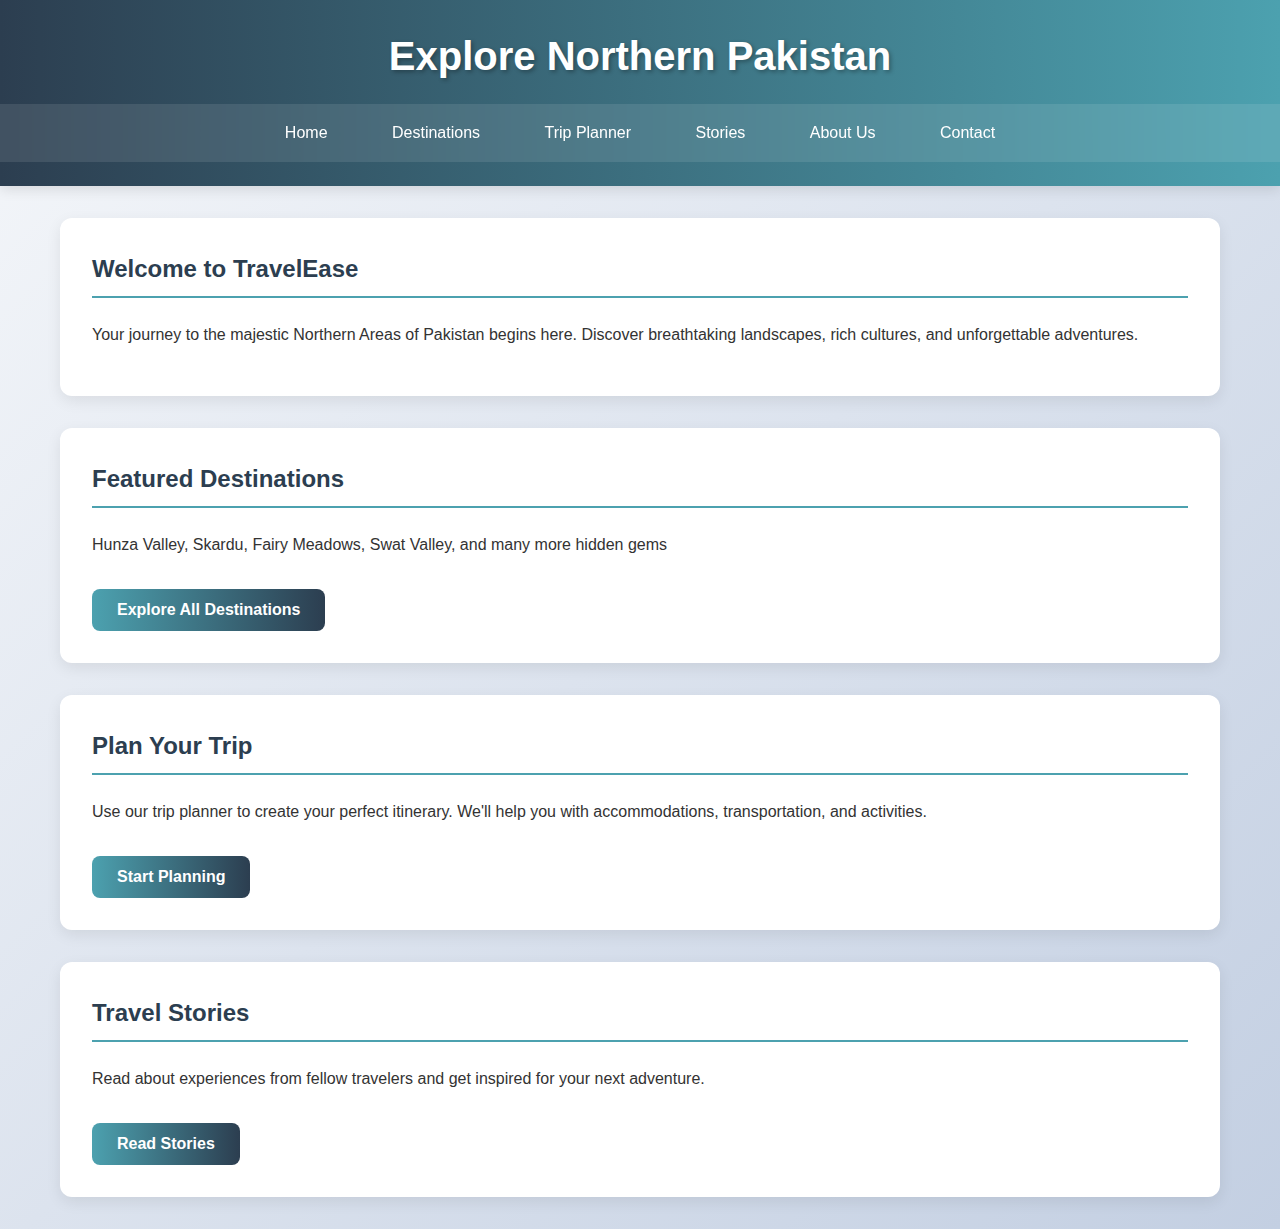
<file: index.html>
<!DOCTYPE html>
<html lang="en">
<head>
  <meta charset="UTF-8">
  <meta name="viewport" content="width=device-width, initial-scale=1.0">
  <title>TravelEase - Home</title>
  <link rel="stylesheet" href="css/style.css">
</head>
<body>
  <header>
    <h1>Explore Northern Pakistan</h1>
    <nav>
      <a href="index.html">Home</a>
      <a href="destinations.html">Destinations</a>
      <a href="trip-guide.html">Trip Planner</a>
      <a href="stories.html">Stories</a>
      <a href="about.html">About Us</a>
      <a href="contact.html">Contact</a>
    </nav>
  </header>
  <main>
    <section>
      <h2>Welcome to TravelEase</h2>
      <p>Your journey to the majestic Northern Areas of Pakistan begins here. Discover breathtaking landscapes, rich cultures, and unforgettable adventures.</p>
    </section>
    
    <section>
      <h2>Featured Destinations</h2>
      <p>Hunza Valley, Skardu, Fairy Meadows, Swat Valley, and many more hidden gems</p>
      <a href="destinations.html" style="display: inline-block; margin-top: 15px;">
        <button>Explore All Destinations</button>
      </a>
    </section>
    
    <section>
      <h2>Plan Your Trip</h2>
      <p>Use our trip planner to create your perfect itinerary. We'll help you with accommodations, transportation, and activities.</p>
      <a href="trip-guide.html" style="display: inline-block; margin-top: 15px;">
        <button>Start Planning</button>
      </a>
    </section>
    
    <section>
      <h2>Travel Stories</h2>
      <p>Read about experiences from fellow travelers and get inspired for your next adventure.</p>
      <a href="stories.html" style="display: inline-block; margin-top: 15px;">
        <button>Read Stories</button>
      </a>
    </section>
  </main>
</body>
</html>
</file>
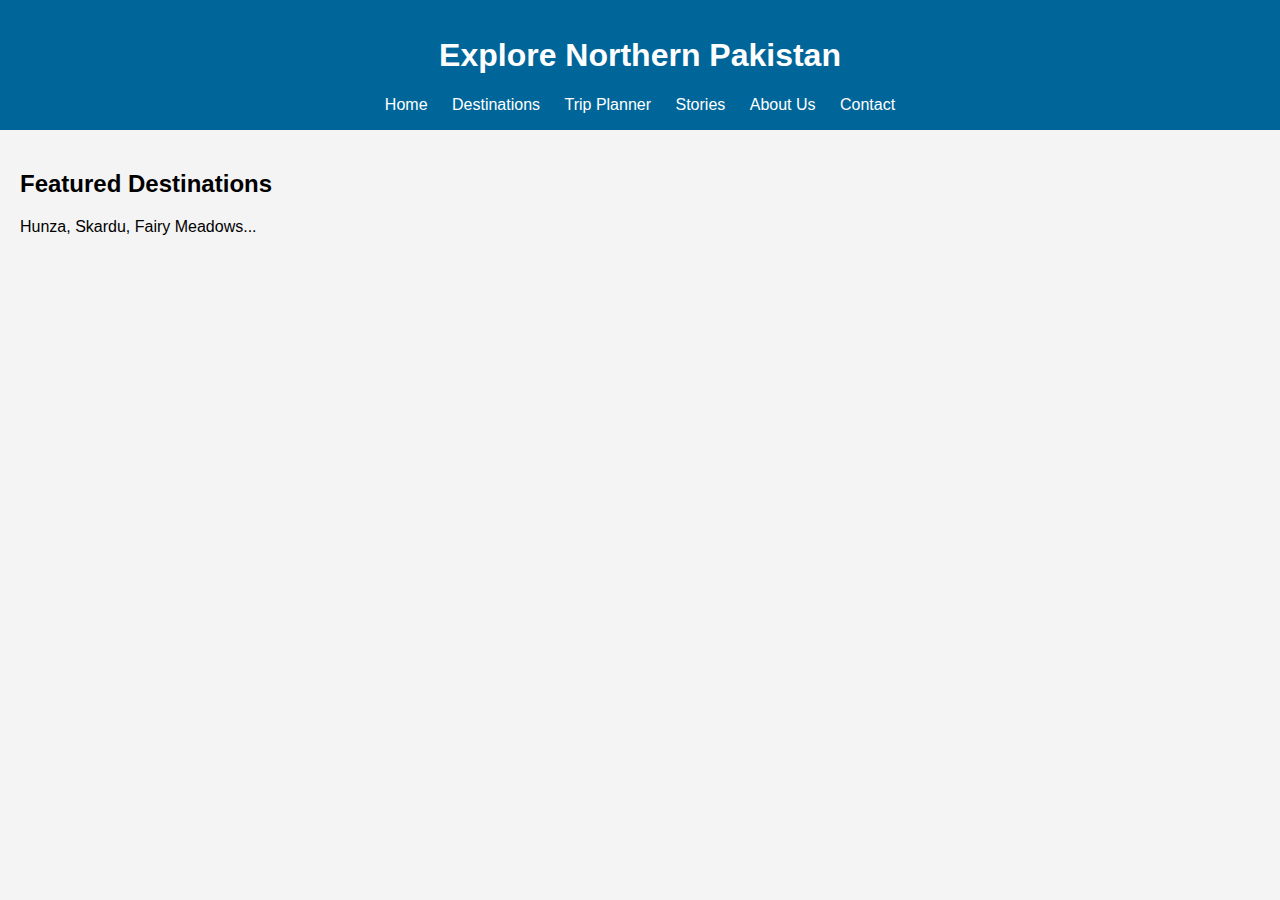
<file: development/index.html>
<!DOCTYPE html>
<html lang="en">
<head>
  <meta charset="UTF-8">
  <title>TravelEase - Home</title>
  <link rel="stylesheet" href="css/style.css">
</head>
<body>
  <header>
    <h1>Explore Northern Pakistan</h1>
    <nav>
      <a href="index.html">Home</a>
      <a href="destinations.html">Destinations</a>
      <a href="trip-guide.html">Trip Planner</a>
      <a href="stories.html">Stories</a>
      <a href="about.html">About Us</a>
      <a href="contact.html">Contact</a>
    </nav>
  </header>
  <main>
    <section>
      <h2>Featured Destinations</h2>
      <p>Hunza, Skardu, Fairy Meadows...</p>
    </section>
  </main>
</body>
</html>
</file>
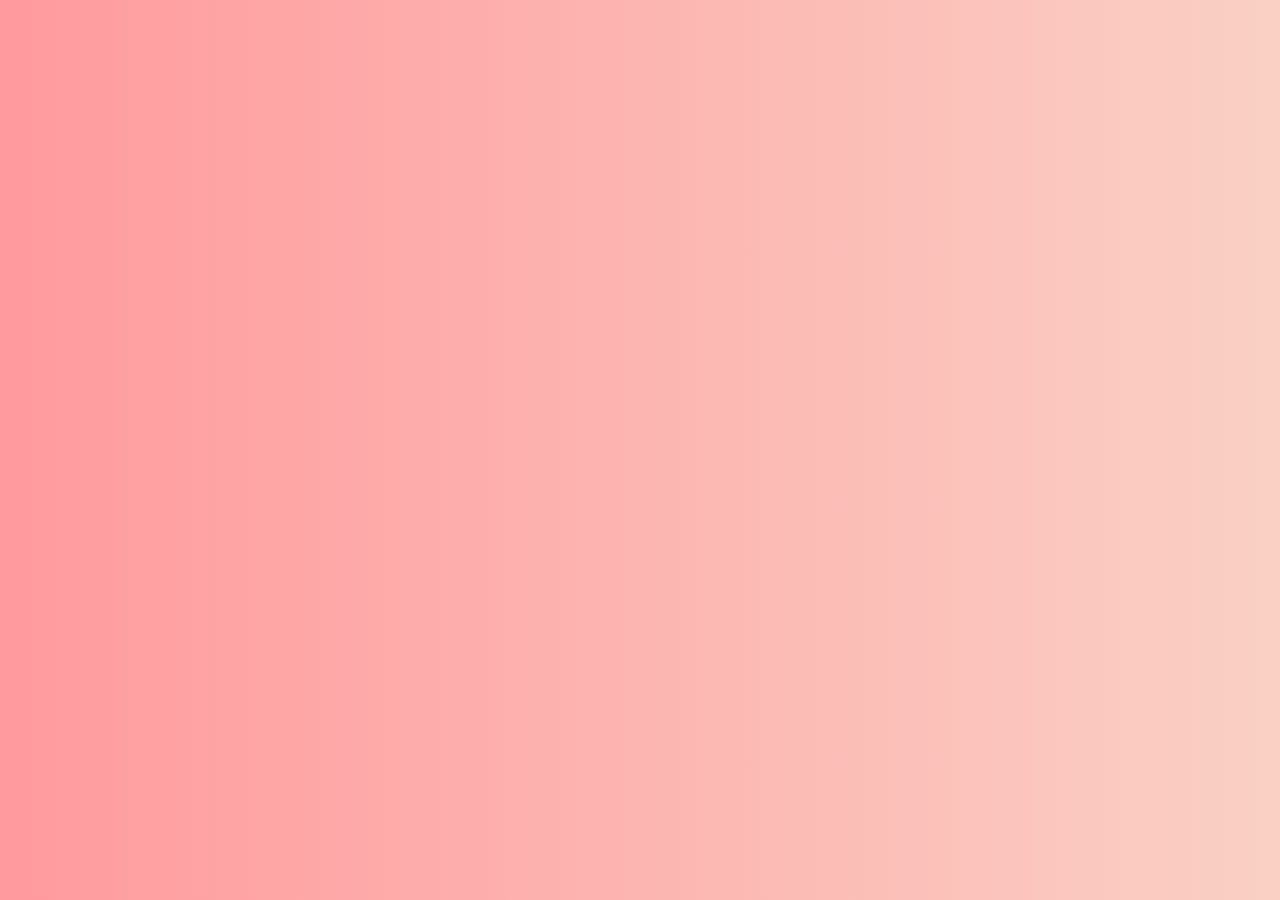
<file: .github/workflows/index.html>
<!DOCTYPE html>
<html lang="en">
<head>
  <meta charset="UTF-8">
  <title>I Love You Maham</title>
  <style>
    body {
      margin: 0;
      padding: 0;
      background: linear-gradient(to right, #ff9a9e, #fad0c4);
      font-family: 'Segoe UI', Tahoma, Geneva, Verdana, sans-serif;
      display: flex;
      flex-direction: column;
      align-items: center;
      justify-content: center;
      height: 100vh;
      text-align: center;
      color: #fff;
    }

    .heart {
      font-size: 4em;
      color: red;
      animation: beat 1s infinite;
    }

    @keyframes beat {
      0%, 100% { transform: scale(1); }
      50% { transform: scale(1.2); }
    }

    .photo {
      width: 240px;
      height: 320px;
      object-fit: cover;
      border-radius: 20px;
      box-shadow: 0 0 20px rgba(255, 0, 100, 0.4);
      margin-bottom: 20px;
      animation: fadeIn 2s ease-in-out;
    }

    h1 {
      font-size: 3em;
      margin: 10px 0;
      animation: fadeIn 2s ease-in-out;
    }

    p {
      font-size: 1.3em;
      margin: 5px 0 20px;
      animation: fadeIn 3s ease-in-out;
    }

    button {
      padding: 10px 20px;
      font-size: 1em;
      background-color: white;
      color: #ff4d6d;
      border: none;
      border-radius: 25px;
      cursor: pointer;
      font-we
</file>
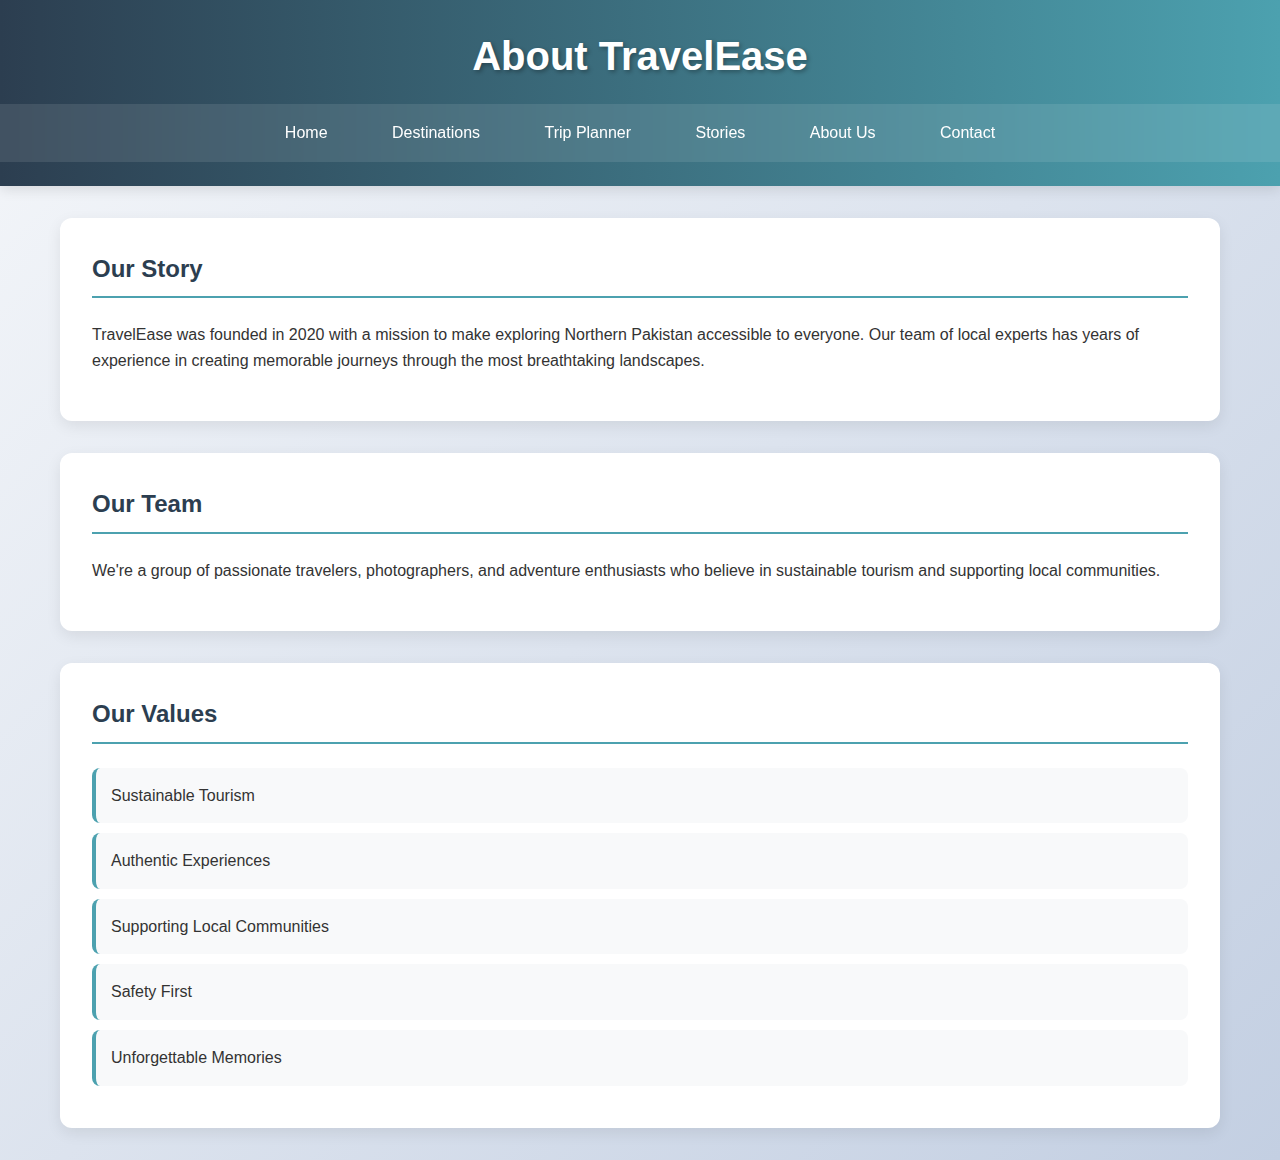
<file: about.html>
<!DOCTYPE html>
<html lang="en">
<head>
  <meta charset="UTF-8">
  <title>About TravelEase</title>
  <link rel="stylesheet" href="css/style.css">
</head>
<body>
  <header>
    <h1>About TravelEase</h1>
    <nav>
      <a href="index.html">Home</a>
      <a href="destinations.html">Destinations</a>
      <a href="trip-guide.html">Trip Planner</a>
      <a href="stories.html">Stories</a>
      <a href="about.html">About Us</a>
      <a href="contact.html">Contact</a>
    </nav>
  </header>
  <main>
    <section>
      <h2>Our Story</h2>
      <p>TravelEase was founded in 2020 with a mission to make exploring Northern Pakistan accessible to everyone. Our team of local experts has years of experience in creating memorable journeys through the most breathtaking landscapes.</p>
    </section>
    
    <section>
      <h2>Our Team</h2>
      <p>We're a group of passionate travelers, photographers, and adventure enthusiasts who believe in sustainable tourism and supporting local communities.</p>
    </section>
    
    <section>
      <h2>Our Values</h2>
      <ul>
        <li>Sustainable Tourism</li>
        <li>Authentic Experiences</li>
        <li>Supporting Local Communities</li>
        <li>Safety First</li>
        <li>Unforgettable Memories</li>
      </ul>
    </section>
  </main>
</body>
</html>
</file>
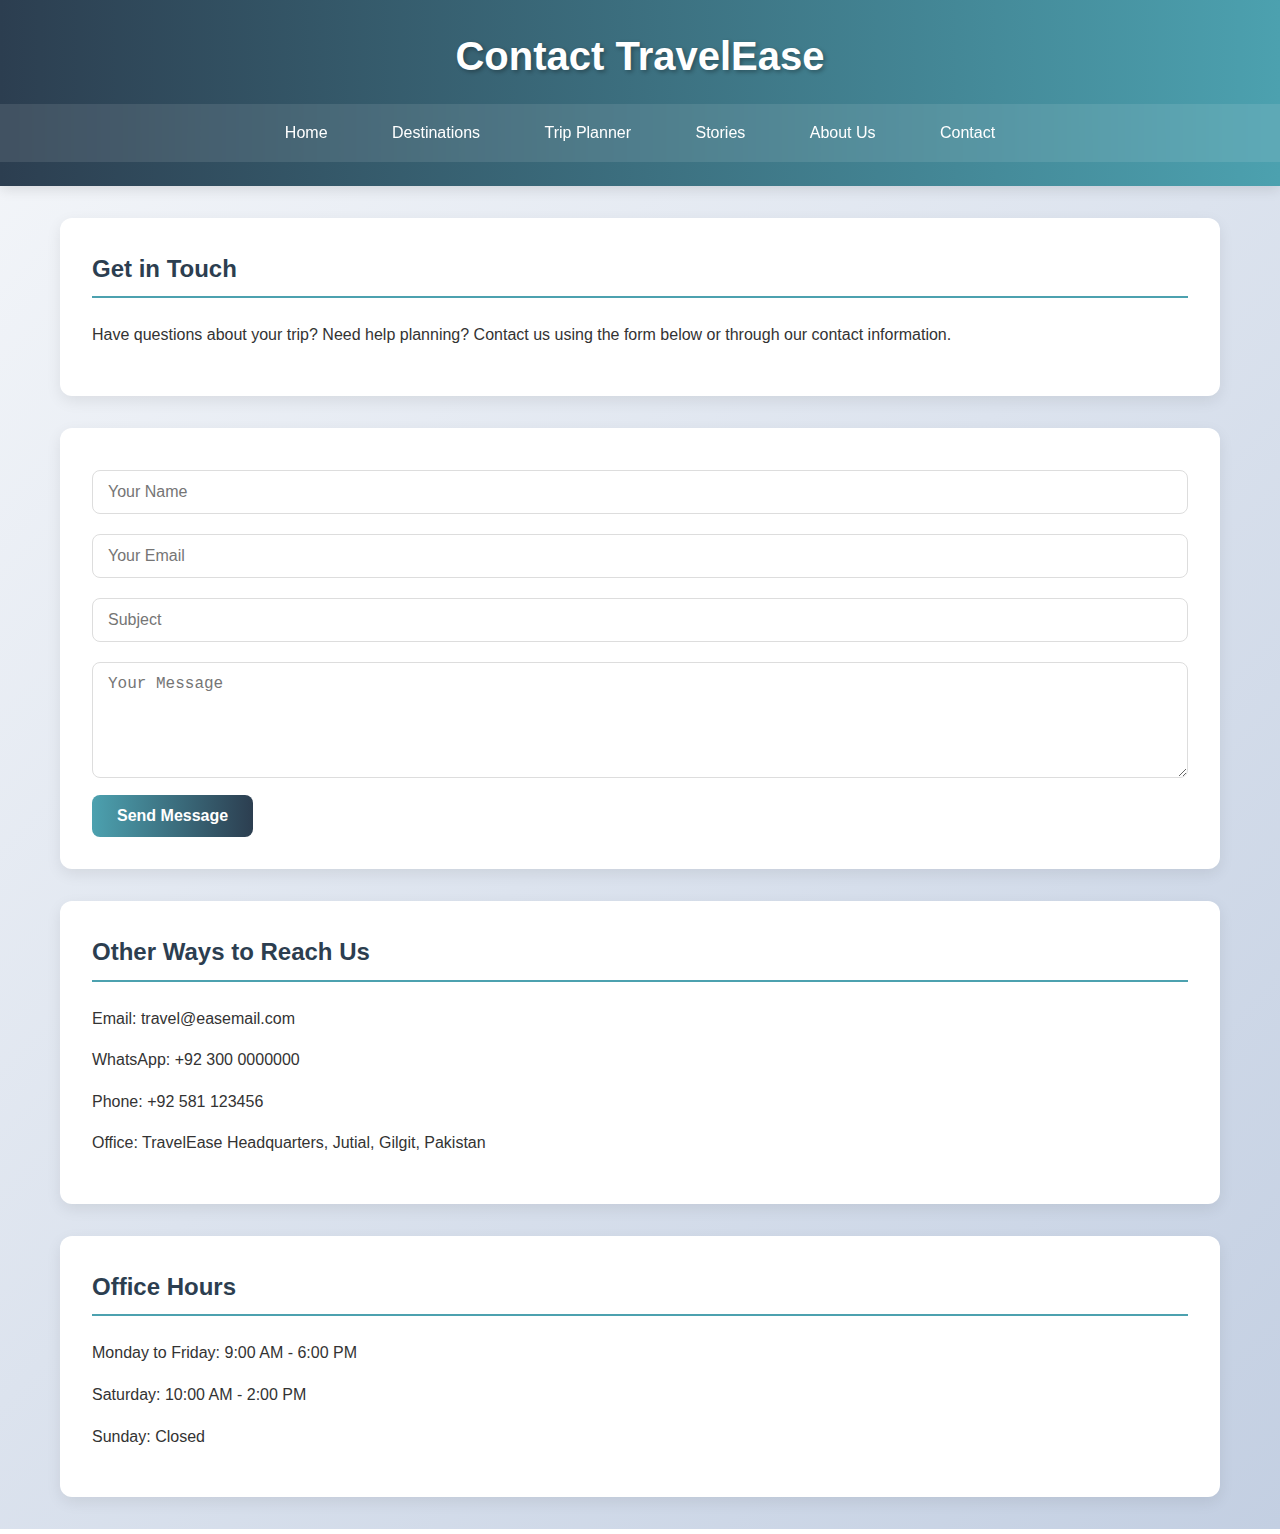
<file: contact.html>
<!DOCTYPE html>
<html lang="en">
<head>
  <meta charset="UTF-8">
  <meta name="viewport" content="width=device-width, initial-scale=1.0">
  <title>Contact Us - TravelEase</title>
  <link rel="stylesheet" href="css/style.css">
  <script>
    function validateForm() {
      var name = document.forms["contactForm"]["name"].value;
      var email = document.forms["contactForm"]["email"].value;
      if (name == "" || email == "") {
        alert("Name and Email must be filled out");
        return false;
      }
    }
  </script>
</head>
<body>
  <header>
    <h1>Contact TravelEase</h1>
    <nav>
      <a href="index.html">Home</a>
      <a href="destinations.html">Destinations</a>
      <a href="trip-guide.html">Trip Planner</a>
      <a href="stories.html">Stories</a>
      <a href="about.html">About Us</a>
      <a href="contact.html">Contact</a>
    </nav>
  </header>
  <main>
    <section>
      <h2>Get in Touch</h2>
      <p>Have questions about your trip? Need help planning? Contact us using the form below or through our contact information.</p>
    </section>
    
    <form name="contactForm" onsubmit="return validateForm()">
      <input type="text" name="name" placeholder="Your Name"><br>
      <input type="email" name="email" placeholder="Your Email"><br>
      <input type="text" name="subject" placeholder="Subject"><br>
      <textarea name="message" placeholder="Your Message" rows="5"></textarea><br>
      <button type="submit">Send Message</button>
    </form>
    
    <section>
      <h2>Other Ways to Reach Us</h2>
      <p>Email: travel@easemail.com</p>
      <p>WhatsApp: +92 300 0000000</p>
      <p>Phone: +92 581 123456</p>
      <p>Office: TravelEase Headquarters, Jutial, Gilgit, Pakistan</p>
    </section>
    
    <section>
      <h2>Office Hours</h2>
      <p>Monday to Friday: 9:00 AM - 6:00 PM</p>
      <p>Saturday: 10:00 AM - 2:00 PM</p>
      <p>Sunday: Closed</p>
    </section>
  </main>
</body>
</html>
</file>
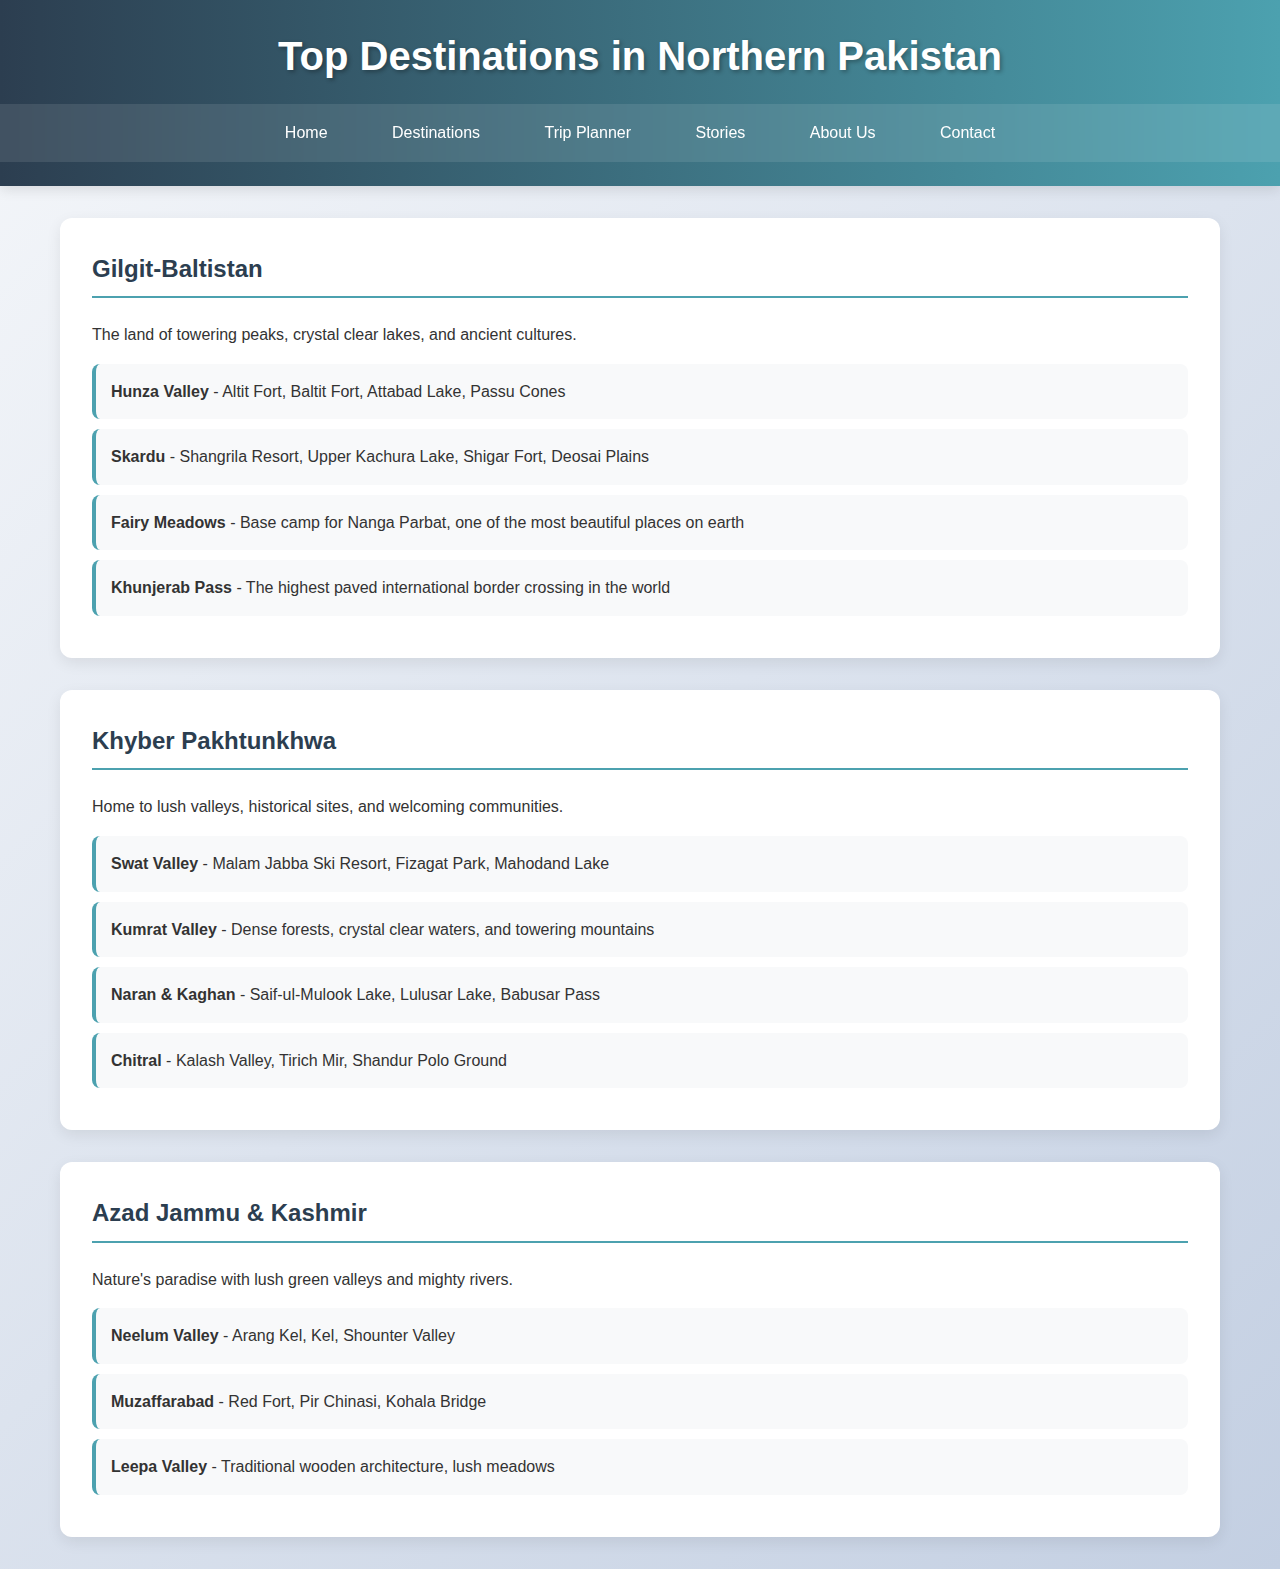
<file: destinations.html>
<!DOCTYPE html>
<html lang="en">
<head>
  <meta charset="UTF-8">
  <meta name="viewport" content="width=device-width, initial-scale=1.0">
  <title>Destinations - TravelEase</title>
  <link rel="stylesheet" href="css/style.css">
</head>
<body>
  <header>
    <h1>Top Destinations in Northern Pakistan</h1>
    <nav>
      <a href="index.html">Home</a>
      <a href="destinations.html">Destinations</a>
      <a href="trip-guide.html">Trip Planner</a>
      <a href="stories.html">Stories</a>
      <a href="about.html">About Us</a>
      <a href="contact.html">Contact</a>
    </nav>
  </header>
  <main>
    <section>
      <h2>Gilgit-Baltistan</h2>
      <p>The land of towering peaks, crystal clear lakes, and ancient cultures.</p>
      <ul>
        <li><strong>Hunza Valley</strong> - Altit Fort, Baltit Fort, Attabad Lake, Passu Cones</li>
        <li><strong>Skardu</strong> - Shangrila Resort, Upper Kachura Lake, Shigar Fort, Deosai Plains</li>
        <li><strong>Fairy Meadows</strong> - Base camp for Nanga Parbat, one of the most beautiful places on earth</li>
        <li><strong>Khunjerab Pass</strong> - The highest paved international border crossing in the world</li>
      </ul>
    </section>
    
    <section>
      <h2>Khyber Pakhtunkhwa</h2>
      <p>Home to lush valleys, historical sites, and welcoming communities.</p>
      <ul>
        <li><strong>Swat Valley</strong> - Malam Jabba Ski Resort, Fizagat Park, Mahodand Lake</li>
        <li><strong>Kumrat Valley</strong> - Dense forests, crystal clear waters, and towering mountains</li>
        <li><strong>Naran & Kaghan</strong> - Saif-ul-Mulook Lake, Lulusar Lake, Babusar Pass</li>
        <li><strong>Chitral</strong> - Kalash Valley, Tirich Mir, Shandur Polo Ground</li>
      </ul>
    </section>
    
    <section>
      <h2>Azad Jammu & Kashmir</h2>
      <p>Nature's paradise with lush green valleys and mighty rivers.</p>
      <ul>
        <li><strong>Neelum Valley</strong> - Arang Kel, Kel, Shounter Valley</li>
        <li><strong>Muzaffarabad</strong> - Red Fort, Pir Chinasi, Kohala Bridge</li>
        <li><strong>Leepa Valley</strong> - Traditional wooden architecture, lush meadows</li>
      </ul>
    </section>
  </main>
</body>
</html>
</file>
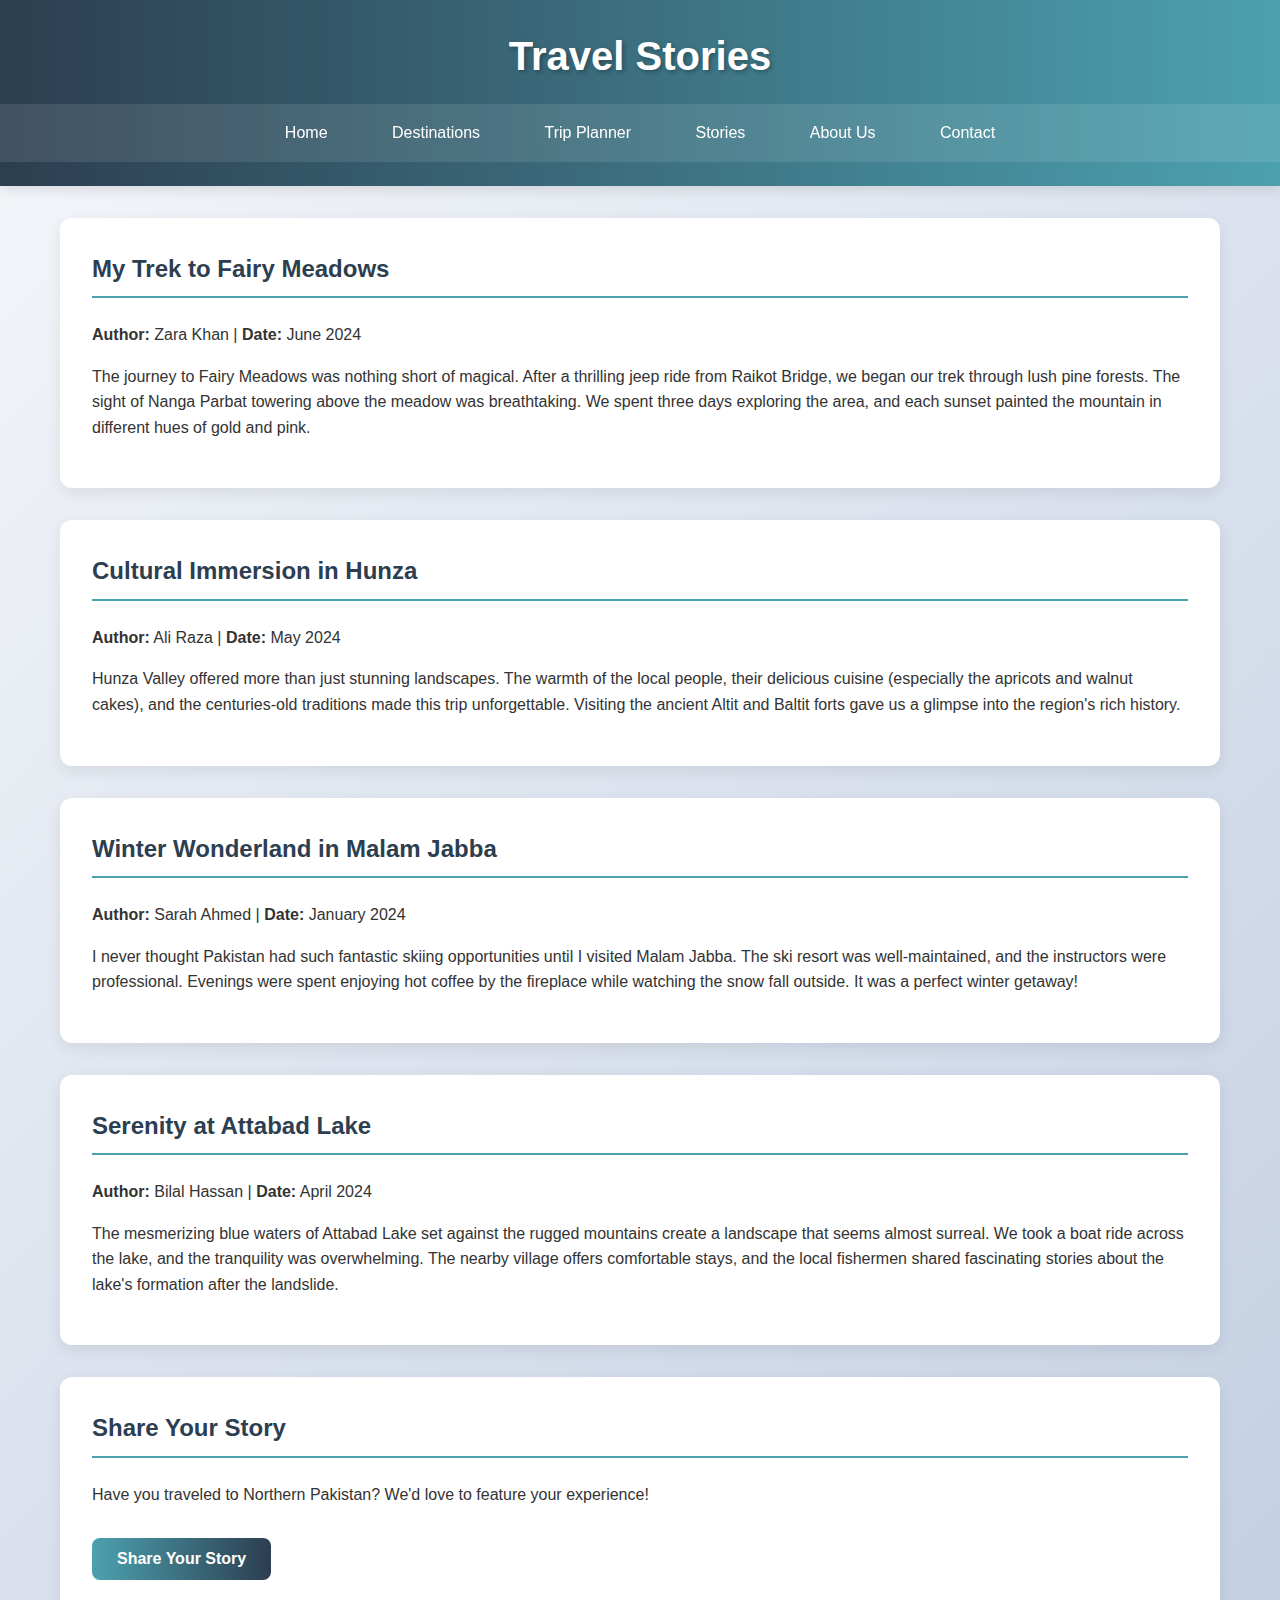
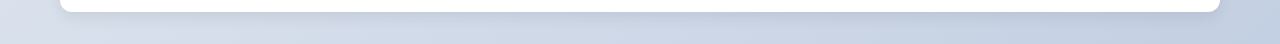
<file: stories.html>
<!DOCTYPE html>
<html lang="en">
<head>
  <meta charset="UTF-8">
  <meta name="viewport" content="width=device-width, initial-scale=1.0">
  <title>Travel Stories - TravelEase</title>
  <link rel="stylesheet" href="css/style.css">
</head>
<body>
  <header>
    <h1>Travel Stories</h1>
    <nav>
      <a href="index.html">Home</a>
      <a href="destinations.html">Destinations</a>
      <a href="trip-guide.html">Trip Planner</a>
      <a href="stories.html">Stories</a>
      <a href="about.html">About Us</a>
      <a href="contact.html">Contact</a>
    </nav>
  </header>
  <main>
    <article>
      <h2>My Trek to Fairy Meadows</h2>
      <p><strong>Author:</strong> Zara Khan | <strong>Date:</strong> June 2024</p>
      <p>The journey to Fairy Meadows was nothing short of magical. After a thrilling jeep ride from Raikot Bridge, we began our trek through lush pine forests. The sight of Nanga Parbat towering above the meadow was breathtaking. We spent three days exploring the area, and each sunset painted the mountain in different hues of gold and pink.</p>
    </article>
    
    <article>
      <h2>Cultural Immersion in Hunza</h2>
      <p><strong>Author:</strong> Ali Raza | <strong>Date:</strong> May 2024</p>
      <p>Hunza Valley offered more than just stunning landscapes. The warmth of the local people, their delicious cuisine (especially the apricots and walnut cakes), and the centuries-old traditions made this trip unforgettable. Visiting the ancient Altit and Baltit forts gave us a glimpse into the region's rich history.</p>
    </article>
    
    <article>
      <h2>Winter Wonderland in Malam Jabba</h2>
      <p><strong>Author:</strong> Sarah Ahmed | <strong>Date:</strong> January 2024</p>
      <p>I never thought Pakistan had such fantastic skiing opportunities until I visited Malam Jabba. The ski resort was well-maintained, and the instructors were professional. Evenings were spent enjoying hot coffee by the fireplace while watching the snow fall outside. It was a perfect winter getaway!</p>
    </article>
    
    <article>
      <h2>Serenity at Attabad Lake</h2>
      <p><strong>Author:</strong> Bilal Hassan | <strong>Date:</strong> April 2024</p>
      <p>The mesmerizing blue waters of Attabad Lake set against the rugged mountains create a landscape that seems almost surreal. We took a boat ride across the lake, and the tranquility was overwhelming. The nearby village offers comfortable stays, and the local fishermen shared fascinating stories about the lake's formation after the landslide.</p>
    </article>
    
    <section>
      <h2>Share Your Story</h2>
      <p>Have you traveled to Northern Pakistan? We'd love to feature your experience!</p>
      <a href="contact.html" style="display: inline-block; margin-top: 15px;">
        <button>Share Your Story</button>
      </a>
    </section>
  </main>
</body>
</html>
</file>
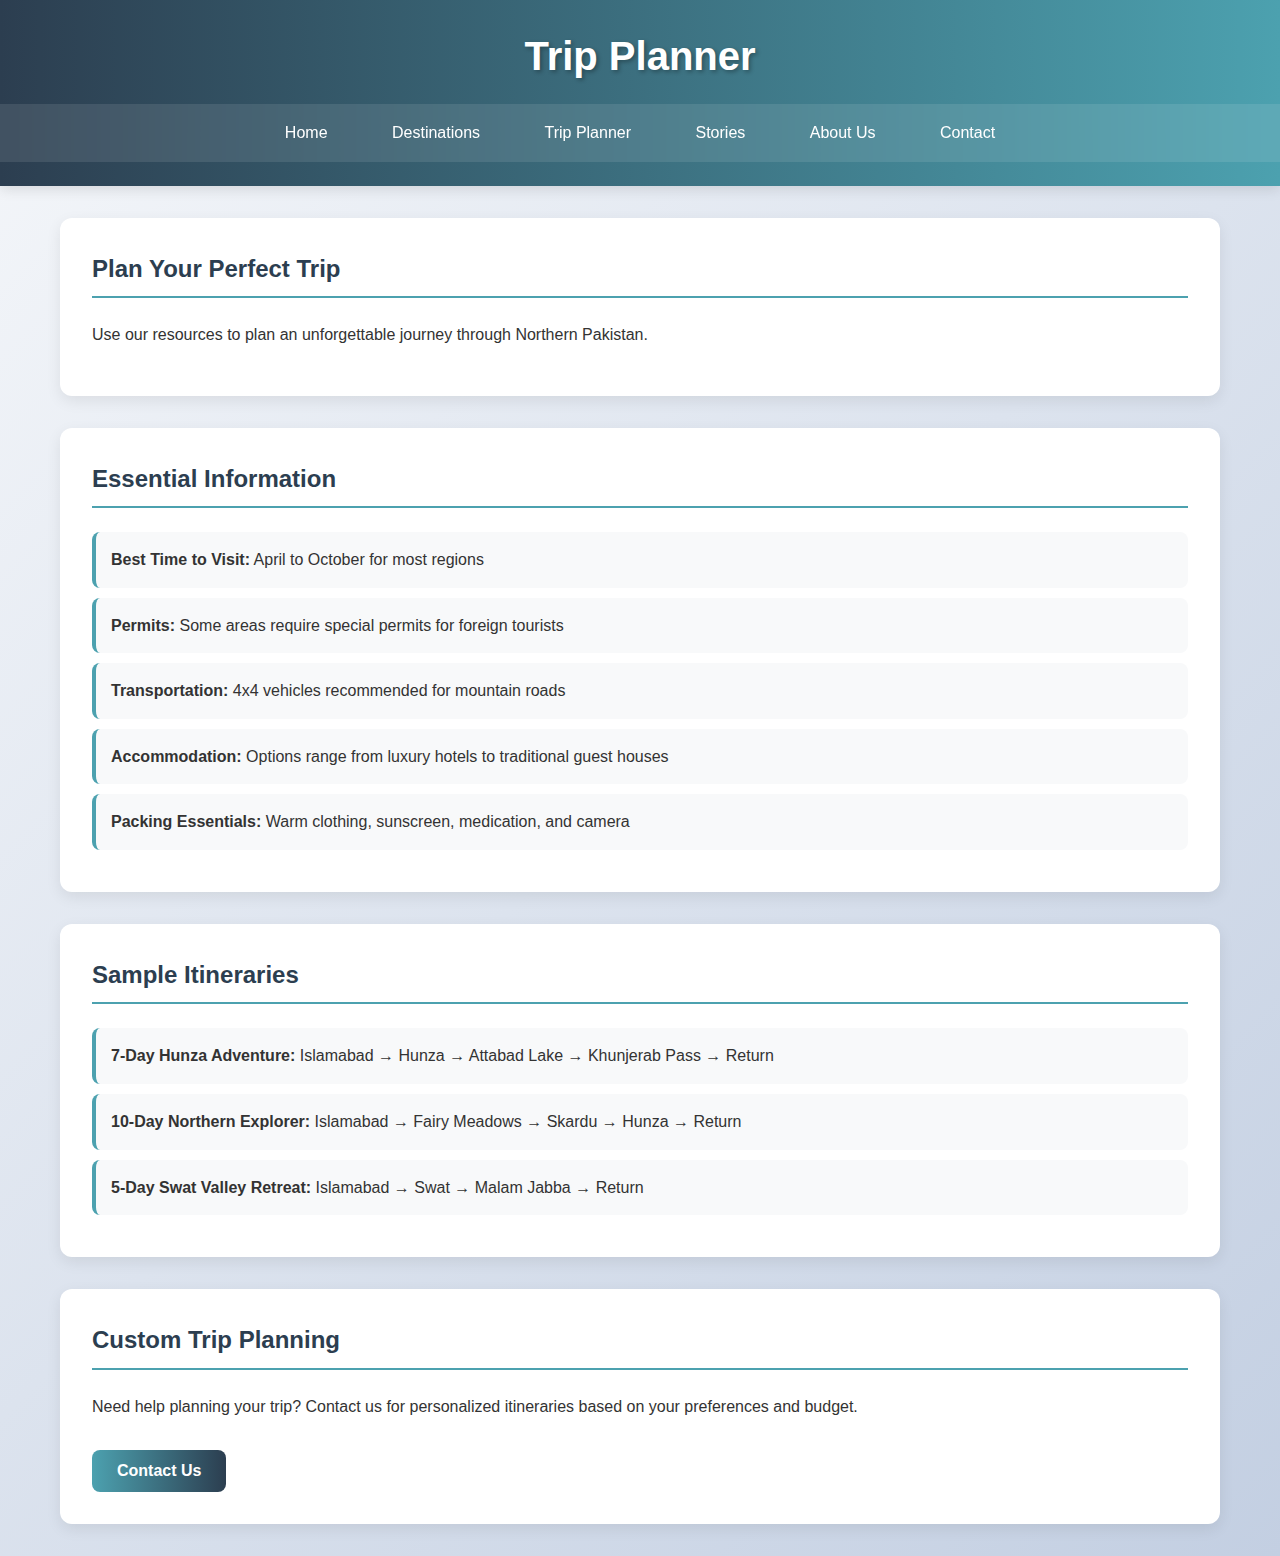
<file: trip-guide.html>
<!DOCTYPE html>
<html lang="en">
<head>
  <meta charset="UTF-8">
  <meta name="viewport" content="width=device-width, initial-scale=1.0">
  <title>Trip Planner - TravelEase</title>
  <link rel="stylesheet" href="css/style.css">
</head>
<body>
  <header>
    <h1>Trip Planner</h1>
    <nav>
      <a href="index.html">Home</a>
      <a href="destinations.html">Destinations</a>
      <a href="trip-guide.html">Trip Planner</a>
      <a href="stories.html">Stories</a>
      <a href="about.html">About Us</a>
      <a href="contact.html">Contact</a>
    </nav>
  </header>
  <main>
    <section>
      <h2>Plan Your Perfect Trip</h2>
      <p>Use our resources to plan an unforgettable journey through Northern Pakistan.</p>
    </section>
    
    <section>
      <h2>Essential Information</h2>
      <ul>
        <li><strong>Best Time to Visit:</strong> April to October for most regions</li>
        <li><strong>Permits:</strong> Some areas require special permits for foreign tourists</li>
        <li><strong>Transportation:</strong> 4x4 vehicles recommended for mountain roads</li>
        <li><strong>Accommodation:</strong> Options range from luxury hotels to traditional guest houses</li>
        <li><strong>Packing Essentials:</strong> Warm clothing, sunscreen, medication, and camera</li>
      </ul>
    </section>
    
    <section>
      <h2>Sample Itineraries</h2>
      <ul>
        <li><strong>7-Day Hunza Adventure:</strong> Islamabad → Hunza → Attabad Lake → Khunjerab Pass → Return</li>
        <li><strong>10-Day Northern Explorer:</strong> Islamabad → Fairy Meadows → Skardu → Hunza → Return</li>
        <li><strong>5-Day Swat Valley Retreat:</strong> Islamabad → Swat → Malam Jabba → Return</li>
      </ul>
    </section>
    
    <section>
      <h2>Custom Trip Planning</h2>
      <p>Need help planning your trip? Contact us for personalized itineraries based on your preferences and budget.</p>
      <a href="contact.html" style="display: inline-block; margin-top: 15px;">
        <button>Contact Us</button>
      </a>
    </section>
  </main>
</body>
</html>
</file>
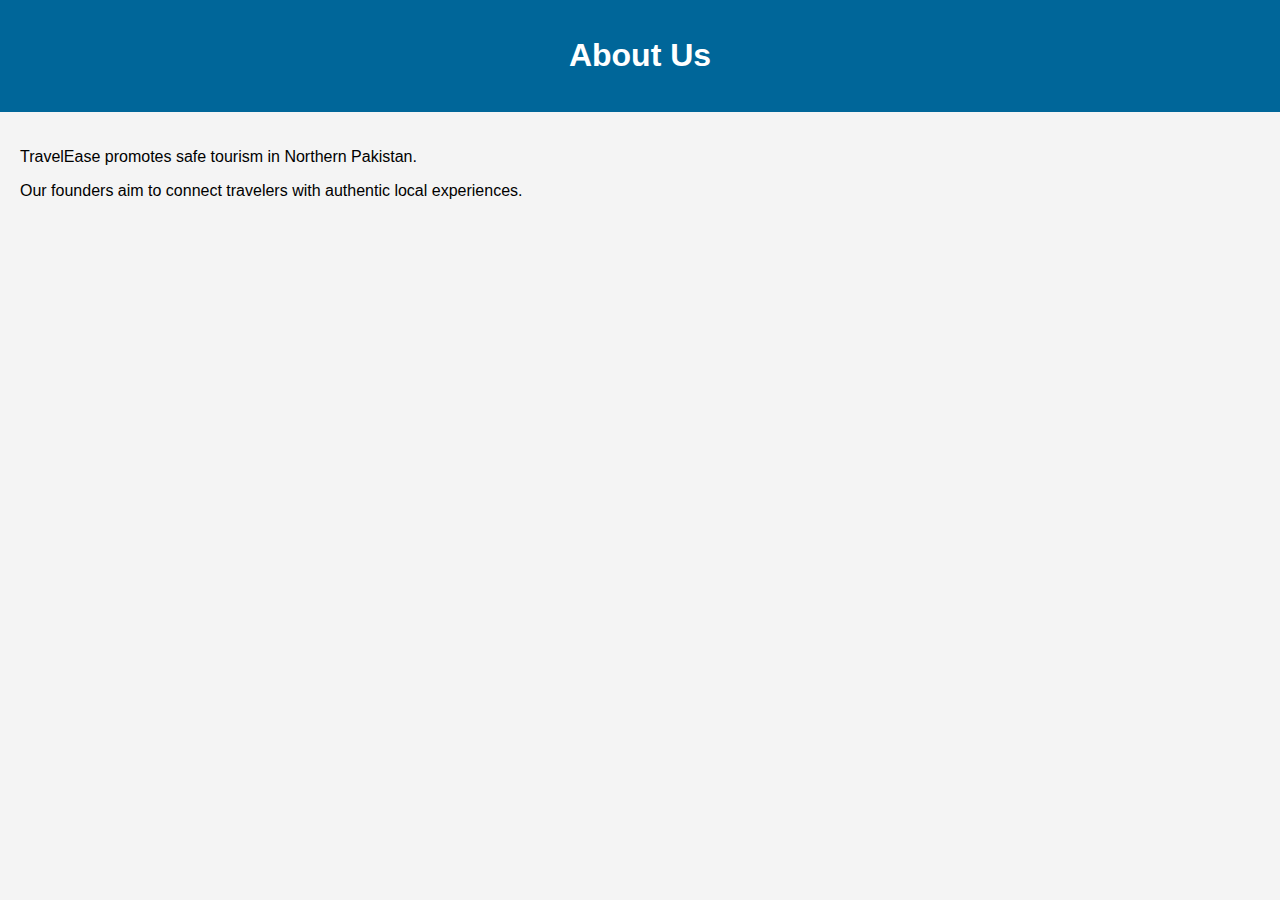
<file: development/about.html>
<!DOCTYPE html>
<html lang="en">
<head>
  <meta charset="UTF-8">
  <title>About TravelEase</title>
  <link rel="stylesheet" href="css/style.css">
</head>
<body>
  <header><h1>About Us</h1></header>
  <main>
    <p>TravelEase promotes safe tourism in Northern Pakistan.</p>
    <p>Our founders aim to connect travelers with authentic local experiences.</p>
  </main>
</body>
</html>
</file>
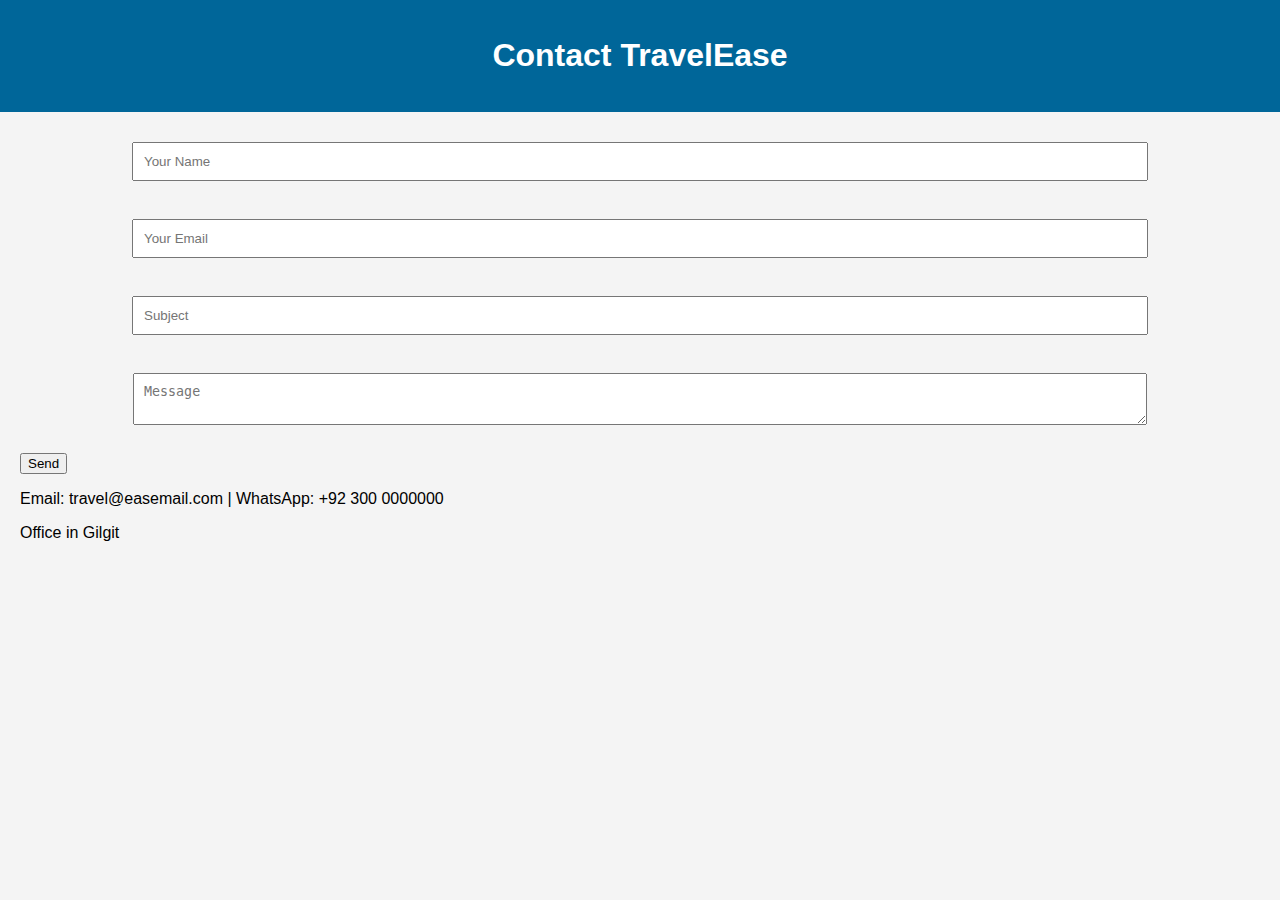
<file: development/contact.html>
<!DOCTYPE html>
<html lang="en">
<head>
  <meta charset="UTF-8">
  <title>Contact Us</title>
  <link rel="stylesheet" href="css/style.css">
  <script>
    function validateForm() {
      var name = document.forms["contactForm"]["name"].value;
      var email = document.forms["contactForm"]["email"].value;
      if (name == "" || email == "") {
        alert("Name and Email must be filled out");
        return false;
      }
    }
  </script>
</head>
<body>
  <header><h1>Contact TravelEase</h1></header>
  <main>
    <form name="contactForm" onsubmit="return validateForm()">
      <input type="text" name="name" placeholder="Your Name"><br>
      <input type="email" name="email" placeholder="Your Email"><br>
      <input type="text" name="subject" placeholder="Subject"><br>
      <textarea name="message" placeholder="Message"></textarea><br>
      <button type="submit">Send</button>
    </form>
    <p>Email: travel@easemail.com | WhatsApp: +92 300 0000000</p>
    <p>Office in Gilgit</p>
  </main>
</body>
</html>
</file>
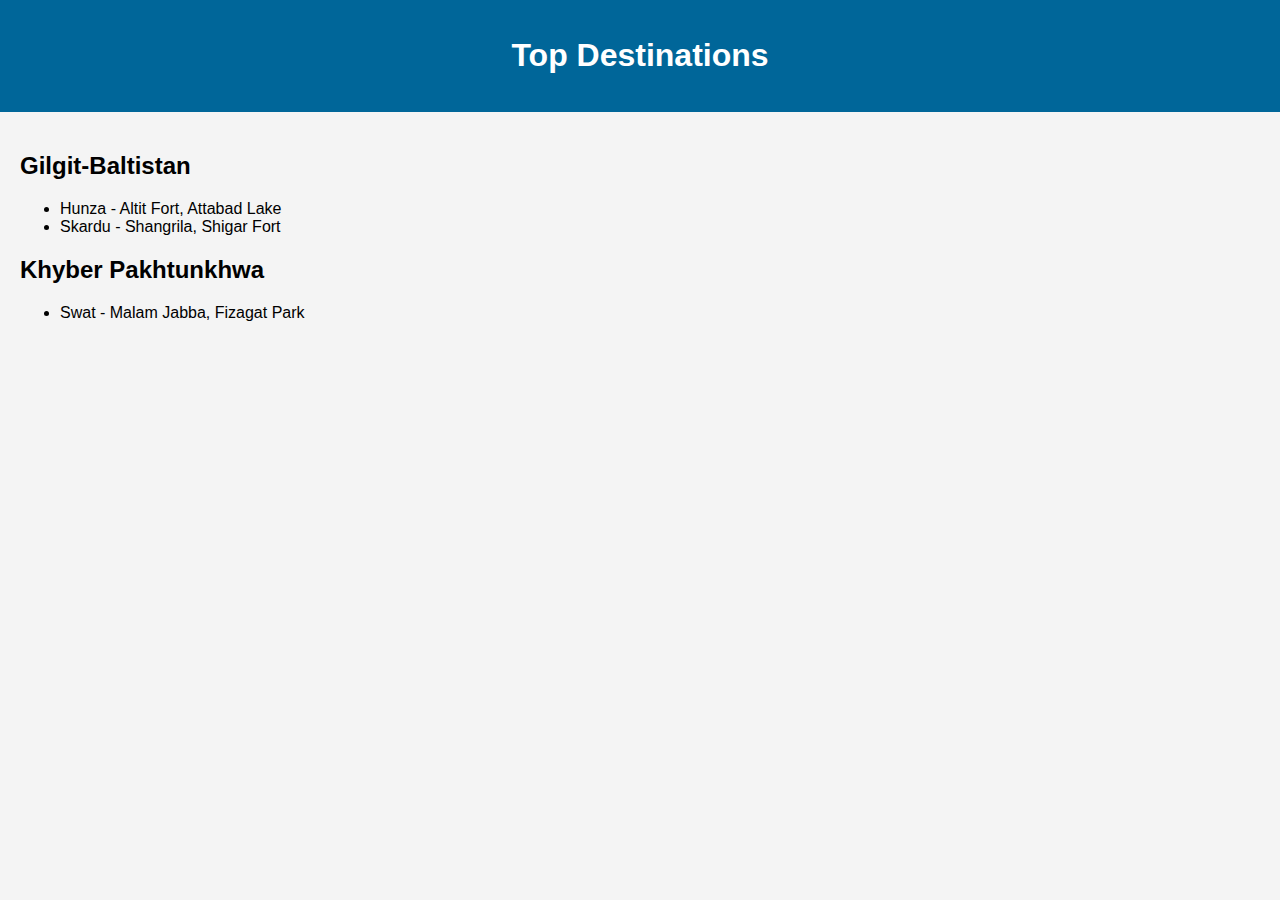
<file: development/destinations.html>
<!DOCTYPE html>
<html lang="en">
<head>
  <meta charset="UTF-8">
  <title>Destinations</title>
  <link rel="stylesheet" href="css/style.css">
</head>
<body>
  <header><h1>Top Destinations</h1></header>
  <main>
    <h2>Gilgit-Baltistan</h2>
    <ul>
      <li>Hunza - Altit Fort, Attabad Lake</li>
      <li>Skardu - Shangrila, Shigar Fort</li>
    </ul>
    <h2>Khyber Pakhtunkhwa</h2>
    <ul>
      <li>Swat - Malam Jabba, Fizagat Park</li>
    </ul>
  </main>
</body>
</html>
</file>
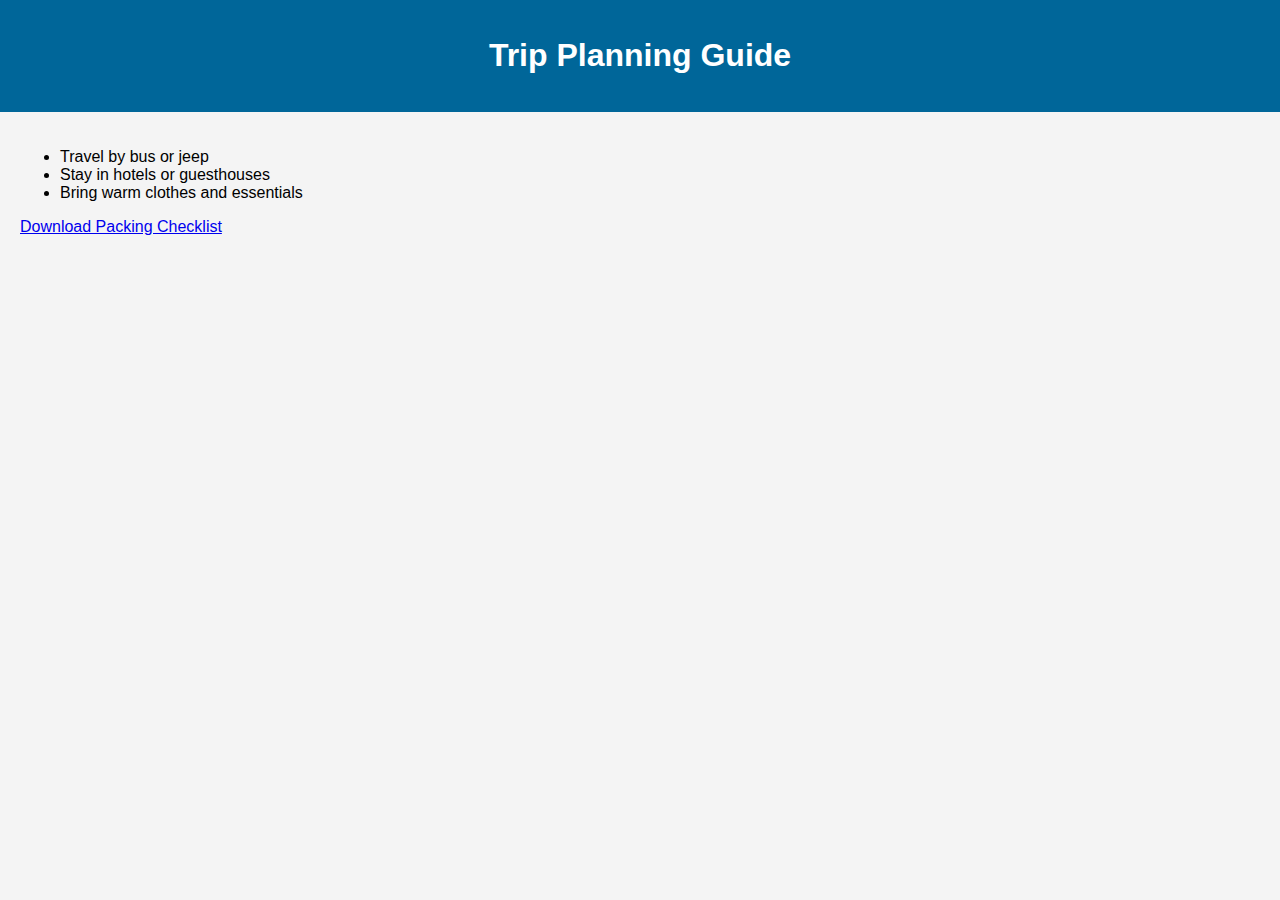
<file: development/trip-guide.html>
<!DOCTYPE html>
<html lang="en">
<head>
  <meta charset="UTF-8">
  <title>Trip Planner</title>
  <link rel="stylesheet" href="css/style.css">
</head>
<body>
  <header><h1>Trip Planning Guide</h1></header>
  <main>
    <ul>
      <li>Travel by bus or jeep</li>
      <li>Stay in hotels or guesthouses</li>
      <li>Bring warm clothes and essentials</li>
    </ul>
    <p><a href="downloads/packing-checklist.pdf" download>Download Packing Checklist</a></p>
  </main>
</body>
</html>
</file>
<file: development/css/style.css>
body {
  font-family: Arial, sans-serif;
  background-color: #f4f4f4;
  margin: 0;
  padding: 0;
}
header {
  background-color: #006699;
  color: white;
  padding: 1rem;
  text-align: center;
}
nav a {
  margin: 0 10px;
  color: white;
  text-decoration: none;
}
main {
  padding: 20px;
}
form input, form textarea {
  display: block;
  width: 80%;
  margin: 10px auto;
  padding: 10px;
}
</file>
<file: css/style.css>
/* Reset and base styles */
* {
    margin: 0;
    padding: 0;
    box-sizing: border-box;
}

body {
    font-family: 'Segoe UI', Tahoma, Geneva, Verdana, sans-serif;
    line-height: 1.6;
    color: #333;
    background: linear-gradient(135deg, #f5f7fa 0%, #c3cfe2 100%);
    min-height: 100vh;
}

/* Header styles */
header {
    background: linear-gradient(to right, #2c3e50, #4ca1af);
    color: white;
    padding: 1.5rem 0;
    text-align: center;
    box-shadow: 0 4px 12px rgba(0, 0, 0, 0.1);
}

header h1 {
    font-size: 2.5rem;
    margin-bottom: 1rem;
    text-shadow: 2px 2px 4px rgba(0, 0, 0, 0.3);
}

/* Navigation styles */
nav {
    background: rgba(255, 255, 255, 0.1);
    padding: 1rem;
    backdrop-filter: blur(10px);
}

nav a {
    color: white;
    text-decoration: none;
    margin: 0 15px;
    padding: 10px 15px;
    border-radius: 30px;
    transition: all 0.3s ease;
    font-weight: 500;
}

nav a:hover {
    background: rgba(255, 255, 255, 0.2);
    transform: translateY(-2px);
}

/* Main content styles */
main {
    max-width: 1200px;
    margin: 2rem auto;
    padding: 0 20px;
}

/* Section styles */
section {
    background: white;
    border-radius: 12px;
    padding: 2rem;
    margin-bottom: 2rem;
    box-shadow: 0 5px 15px rgba(0, 0, 0, 0.08);
}

h2 {
    color: #2c3e50;
    margin-bottom: 1.5rem;
    padding-bottom: 0.5rem;
    border-bottom: 2px solid #4ca1af;
}

/* Form styles */
form {
    background: white;
    padding: 2rem;
    border-radius: 12px;
    box-shadow: 0 5px 15px rgba(0, 0, 0, 0.08);
    margin-bottom: 2rem;
}

input, textarea {
    width: 100%;
    padding: 12px 15px;
    margin: 10px 0;
    border: 1px solid #ddd;
    border-radius: 8px;
    font-size: 1rem;
    transition: all 0.3s ease;
}

input:focus, textarea:focus {
    outline: none;
    border-color: #4ca1af;
    box-shadow: 0 0 0 3px rgba(76, 161, 175, 0.2);
}

button {
    background: linear-gradient(to right, #4ca1af, #2c3e50);
    color: white;
    padding: 12px 25px;
    border: none;
    border-radius: 8px;
    cursor: pointer;
    font-size: 1rem;
    font-weight: 600;
    transition: all 0.3s ease;
}

button:hover {
    transform: translateY(-2px);
    box-shadow: 0 5px 15px rgba(0, 0, 0, 0.1);
}

/* List styles */
ul {
    list-style-type: none;
    padding: 0;
}

li {
    background: #f8f9fa;
    margin: 10px 0;
    padding: 15px;
    border-radius: 8px;
    border-left: 4px solid #4ca1af;
    transition: all 0.3s ease;
}

li:hover {
    transform: translateX(5px);
    background: #e9ecef;
}

/* Article styles */
article {
    background: white;
    border-radius: 12px;
    padding: 2rem;
    margin-bottom: 2rem;
    box-shadow: 0 5px 15px rgba(0, 0, 0, 0.08);
}

article h2 {
    color: #2c3e50;
}

article p {
    margin-bottom: 1rem;
}

/* Contact info styles */
p {
    margin: 1rem 0;
    line-height: 1.6;
}

/* Responsive design */
@media (max-width: 768px) {
    header h1 {
        font-size: 2rem;
    }
    
    nav a {
        display: block;
        margin: 5px 0;
    }
    
    main {
        padding: 0 15px;
    }
    
    section, form, article {
        padding: 1.5rem;
    }
}

/* Animation for page elements */
@keyframes fadeIn {
    from { opacity: 0; transform: translateY(20px); }
    to { opacity: 1; transform: translateY(0); }
}

section, form, article {
    animation: fadeIn 0.6s ease-out;
}
</file>
